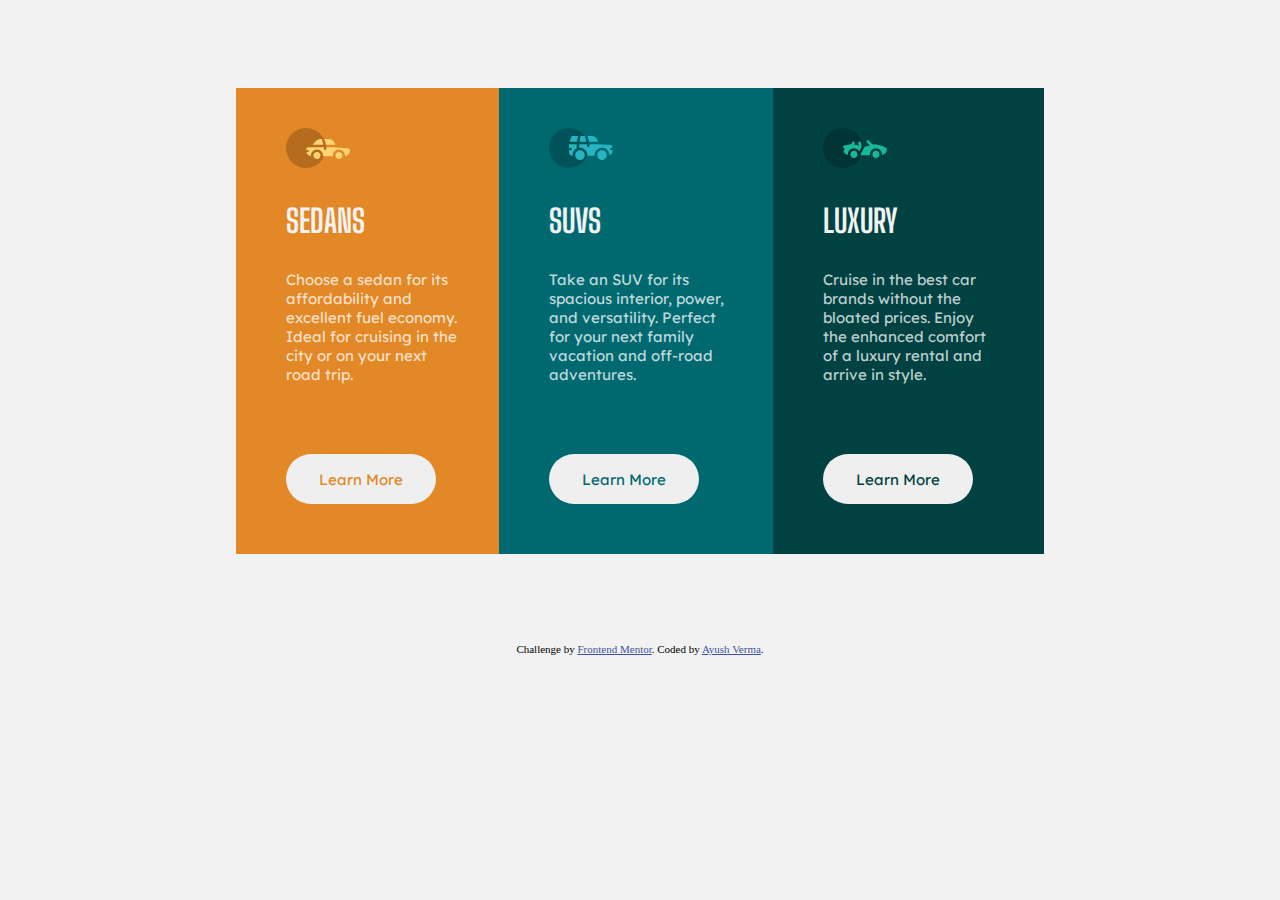
<file: 3-column-preview-card-component-main/index.html>
<!DOCTYPE html>
<html lang="en">

<head>
  <meta charset="UTF-8">
  <meta name="viewport" content="width=device-width, initial-scale=1.0"> <!-- displays site properly based on user's device -->

  <link rel="icon" type="image/png" sizes="32x32" href="./images/favicon-32x32.png">

  <!--google font -->
  <link href="https://fonts.googleapis.com/css2?family=Big+Shoulders+Display:wght@700&family=Lexend+Deca&display=swap" rel="stylesheet">

  <!-- CSS stylesheets -->
  <link rel="stylesheet" href="styles.css">

  <title>Frontend Mentor | 3-column preview card component</title>

</head>

<body>
  <main class="flex-container">
    <div class="col1">
      <img class="car" src="images/icon-sedans.svg" alt="">
      <h1>SEDANS</h1>
      <p>Choose a sedan for its affordability and excellent fuel economy. Ideal for cruising in the city
        or on your next road trip.</p>
      <button class="btn1" type="button" name="button">Learn More</button>
    </div>
    <div class="col2">
      <img class="car" src="images/icon-suvs.svg" alt="">
      <h1>SUVS</h1>
      <p>Take an SUV for its spacious interior, power, and versatility. Perfect for your next family vacation
        and off-road adventures.</p>
      <button class="btn2" type="button" name="button">Learn More</button>
    </div>
    <div class="col3">
      <img class="car" src="images/icon-luxury.svg" alt="">
      <h1>LUXURY</h1>
      <p>Cruise in the best car brands without the bloated prices. Enjoy the enhanced comfort of a luxury
        rental and arrive in style.</p>
      <button class="btn3" type="button" name="button">Learn More</button>
    </div>
  </main>

  <footer class="attribution">
    Challenge by <a href="https://www.frontendmentor.io?ref=challenge" target="_blank">Frontend Mentor</a>.
    Coded by <a href="#">Ayush Verma</a>.
  </div>
</footer>

</html>
</file>
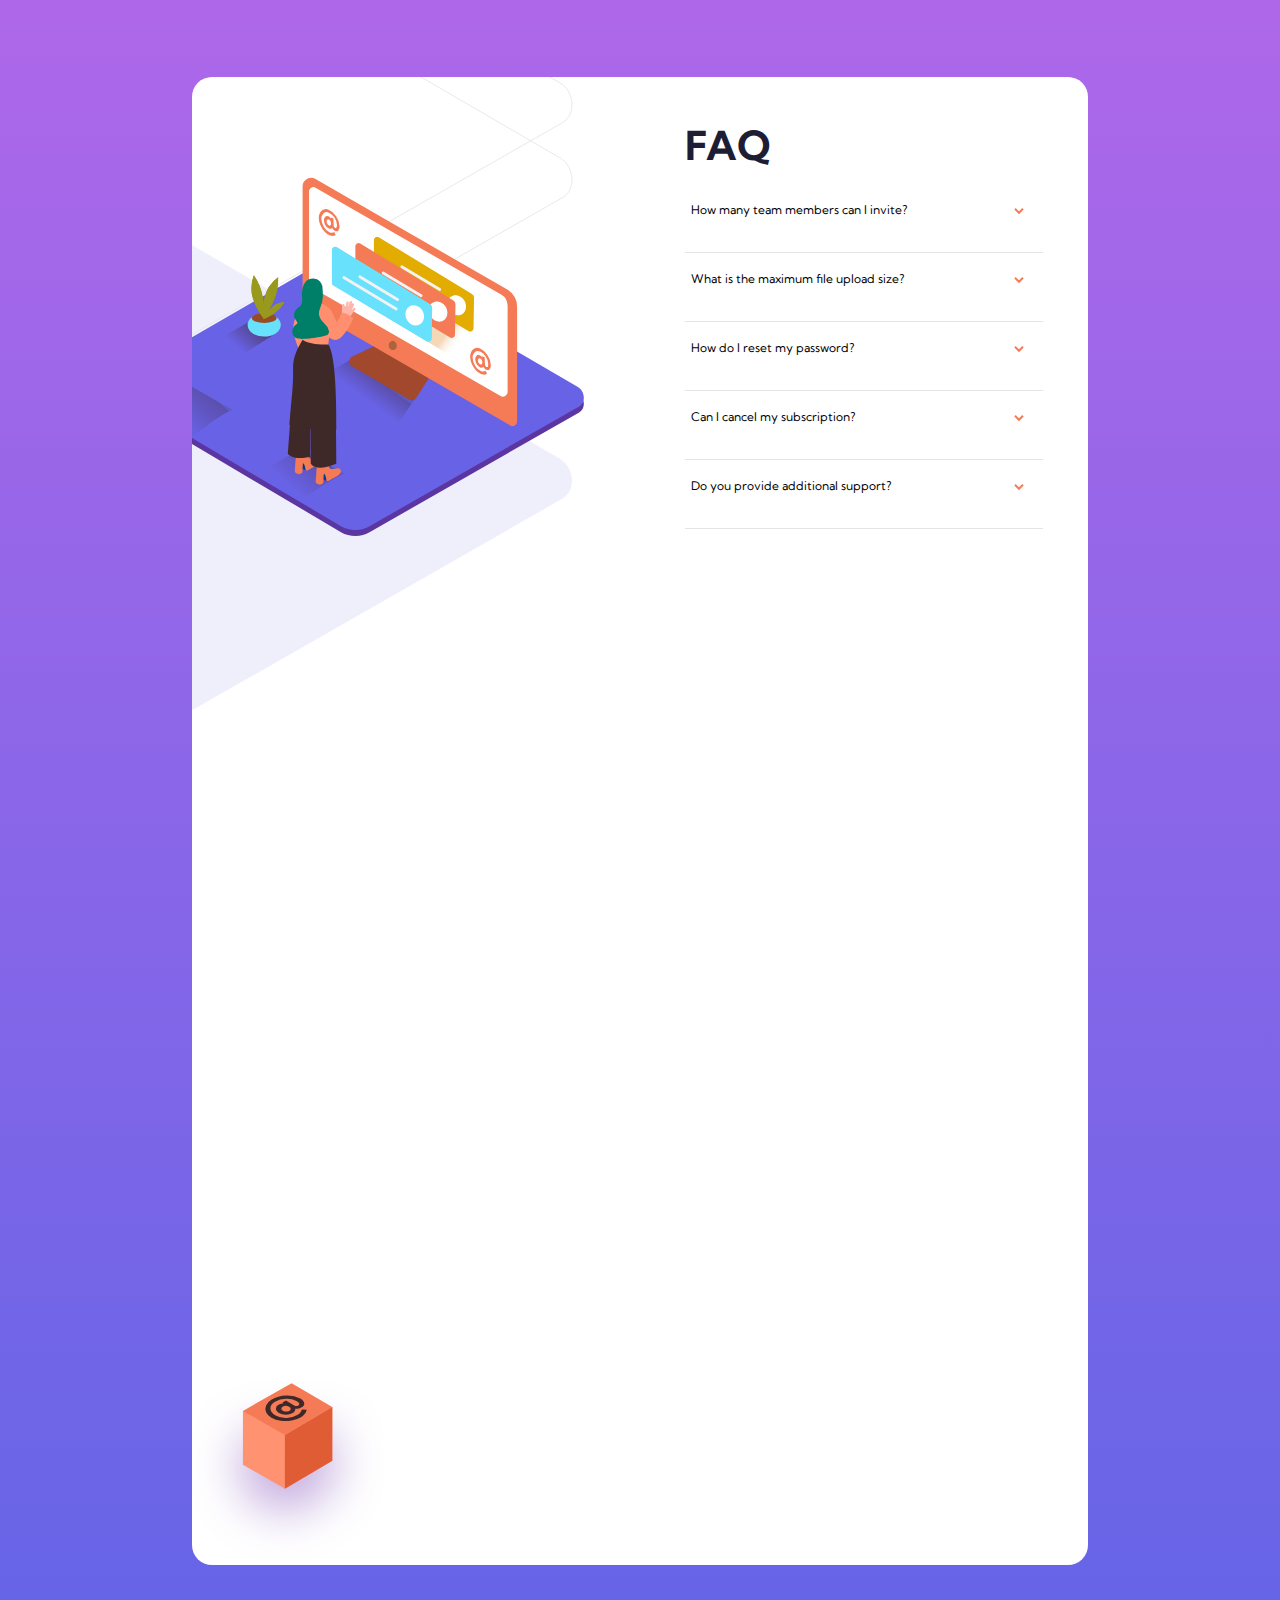
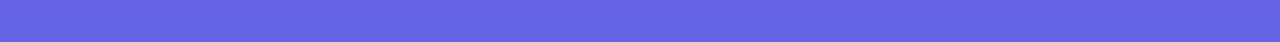
<file: faq-accordion-card-main/index.html>
<!DOCTYPE html>
<html lang="en">

<head>
  <meta charset="UTF-8">
  <meta name="viewport" content="width=device-width, initial-scale=1.0"> <!-- displays site properly based on user's device -->
  <link rel="icon" type="image/png" sizes="32x32" href="./images/favicon-32x32.png">

  <link rel="stylesheet" href="https://maxcdn.bootstrapcdn.com/bootstrap/4.0.0/css/bootstrap.min.css" integrity="sha384-Gn5384xqQ1aoWXA+058RXPxPg6fy4IWvTNh0E263XmFcJlSAwiGgFAW/dAiS6JXm" crossorigin="anonymous">
  <link rel="stylesheet" href="styles.css">

  <script src="https://code.jquery.com/jquery-3.2.1.slim.min.js" integrity="sha384-KJ3o2DKtIkvYIK3UENzmM7KCkRr/rE9/Qpg6aAZGJwFDMVNA/GpGFF93hXpG5KkN" crossorigin="anonymous"></script>
  <script src="https://cdnjs.cloudflare.com/ajax/libs/popper.js/1.12.9/umd/popper.min.js" integrity="sha384-ApNbgh9B+Y1QKtv3Rn7W3mgPxhU9K/ScQsAP7hUibX39j7fakFPskvXusvfa0b4Q" crossorigin="anonymous"></script>
  <script src="https://maxcdn.bootstrapcdn.com/bootstrap/4.0.0/js/bootstrap.min.js" integrity="sha384-JZR6Spejh4U02d8jOt6vLEHfe/JQGiRRSQQxSfFWpi1MquVdAyjUar5+76PVCmYl" crossorigin="anonymous"></script>

  <link href="https://fonts.googleapis.com/css2?family=Kumbh+Sans:wght@400;700&display=swap" rel="stylesheet">
  <title>Frontend Mentor | FAQ Accordion Card</title>

</head>

<body>
  <main class="flex-container">
    <div class="col-image">
      <img class="desktop" src="images/illustration-woman-online-desktop.svg" alt="">
      <img class="pattern" src="images/bg-pattern-desktop.svg" alt="">
      <img class="mobile" src="images/illustration-woman-online-mobile.svg" alt="">
      <img class="box" src="images/illustration-box-desktop.svg" alt="">
      <img class="pattern-mobile" src="images/bg-pattern-mobile.svg" alt="">
    </div>

    <div class="col-text">
      <h1>FAQ</h1>

      <button class="text-button" type="button" name="button">
        <p class="qtext" data-toggle="collapse" data-target="#text1">How many team members can I invite?<span><img class="btn" src="images\icon-arrow-down.svg" alt=""></span></p>
      </button>
      <p class="collapse" id="text1">You can invite up to 2 additional users on the Free plan. There is no limit on
        team members for the Premium plan.</p>

      <hr>

      <button class="text-button" type="button" name="button">
        <p class="qtext" data-toggle="collapse" data-target="#text2">What is the maximum file upload size?<span><img class="btn" src="images\icon-arrow-down.svg" alt=""></span></p>
      </button>
      <p class="collapse" id="text2">No more than 2GB. All files in your account must fit your allotted storage space.</p>

      <hr>

      <button class="text-button" type="button" name="button">
        <p class="qtext" data-toggle="collapse" data-target="#text3">How do I reset my password?<span><img class="btn" src="images\icon-arrow-down.svg" alt=""></span></p>
      </button>
      <p class="collapse" id="text3">Click “Forgot password” from the login page or “Change password” from your profile page.
        A reset link will be emailed to you.</p>

      <hr>

      <button class="text-button" type="button" name="button">
        <p class="qtext" data-toggle="collapse" data-target="#text4">Can I cancel my subscription?<span><img class="btn" src="images\icon-arrow-down.svg" alt=""></span></p>
      </button>
      <p class="collapse" id="text4">Yes! Send us a message and we’ll process your request no questions asked.</p>

      <hr>

      <button class="text-button" type="button" name="button">
        <p class="qtext" data-toggle="collapse" data-target="#text5">Do you provide additional support?<span><img class="btn" src="images\icon-arrow-down.svg" alt=""></span></p>
      </button>
      <p class="collapse" id="text5">Chat and email support is available 24/7. Phone lines are open during normal business hours.</p>

      <hr>
    </div>
  </main>

  <script src="https://ajax.googleapis.com/ajax/libs/jquery/3.6.0/jquery.min.js"></script>
  <script src="index.js" charset="utf-8"></script>
</body>

</html>
</file>
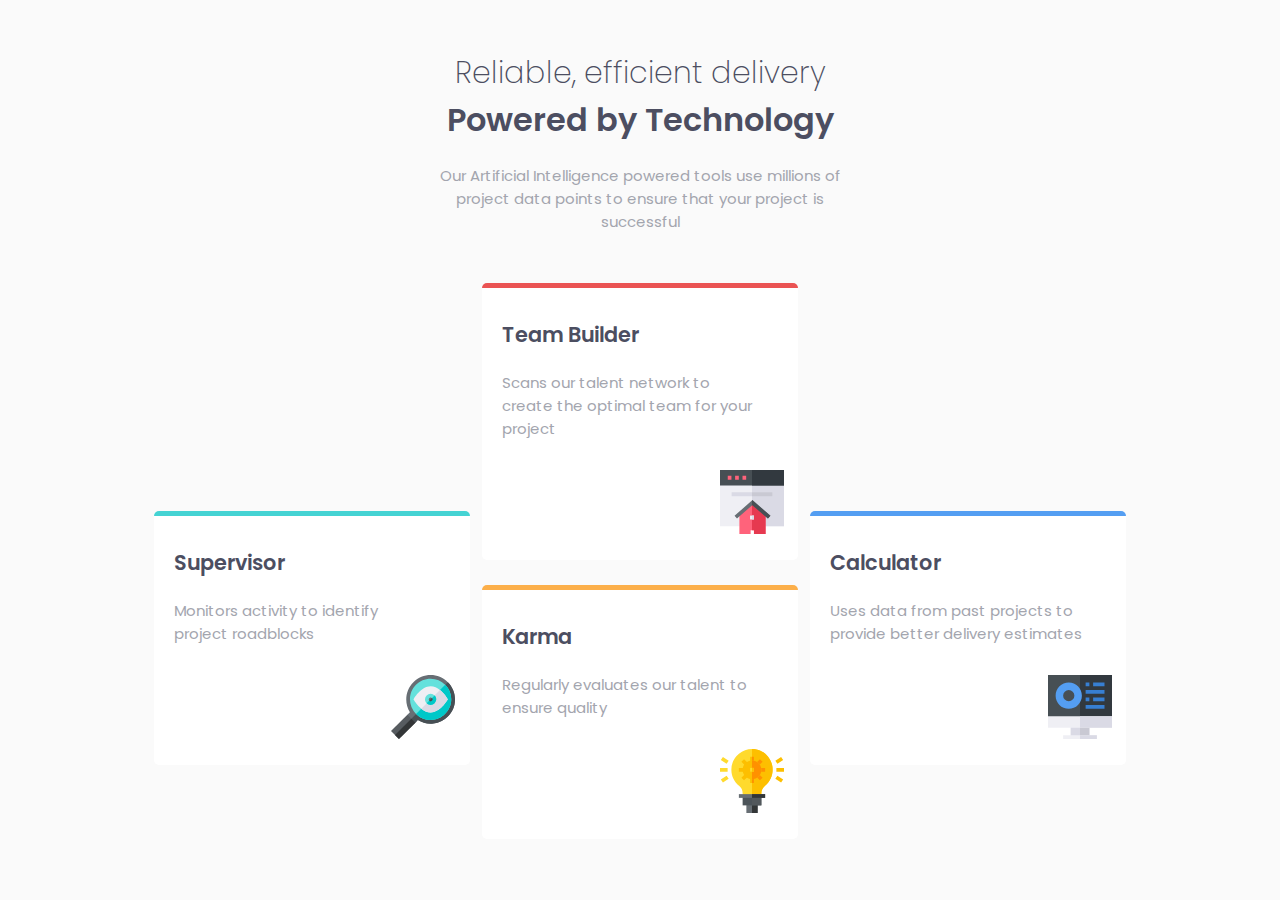
<file: four-card-feature-section-master/index.html>
<!DOCTYPE html>
<html lang="en">

<head>
  <meta charset="UTF-8">
  <meta name="viewport" content="width=device-width, initial-scale=1.0"> <!-- displays site properly based on user's device -->

  <link rel="icon" type="image/png" sizes="32x32" href="./images/favicon-32x32.png">
  <link rel="stylesheet" href="styles.css">

  <link href="https://fonts.googleapis.com/css2?family=Poppins:wght@200;400;600&display=swap" rel="stylesheet">

  <title>Frontend Mentor | Four card feature section</title>

</head>

<body>
  <h1>Reliable, efficient delivery</h1>
  <h2>Powered by Technology</h2>
  <p class="para1">Our Artificial Intelligence powered tools use millions of project data points
    to ensure that your project is successful</p>

    <div class="box1">
      <h3>Team Builder</h3>
      <p class="para2">Scans our talent network to create the optimal team for your project</p>
      <img src="images/icon-team-builder.svg" alt="">
    </div>
    <div class="box2">
      <h3>Supervisor</h3>
      <p class="para2">Monitors activity to identify project roadblocks</p>
      <img src="images/icon-supervisor.svg" alt="">
    </div>
    <div class="box3">
      <h3>Karma</h3>
      <p class="para2">Regularly evaluates our talent to ensure quality</p>
      <img src="images/icon-karma.svg" alt="">
    </div>
    <div class="box4">
      <h3>Calculator</h3>
      <p class="para2">Uses data from past projects to provide better delivery estimates</p>
      <img src="images/icon-calculator.svg" alt="">
    </div>

</body>

</html>
</file>
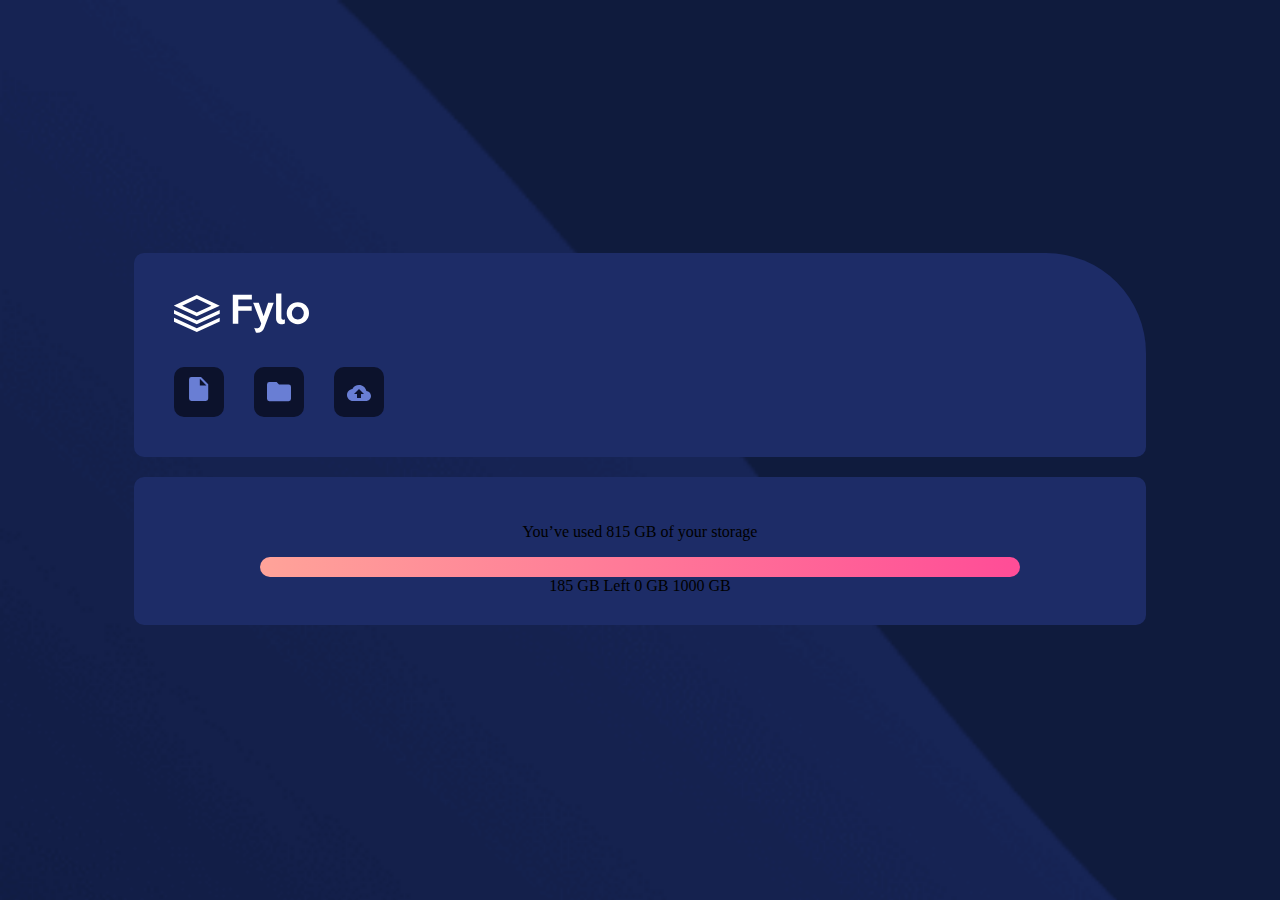
<file: fylo-data-storage-component-master/index.html>
<!DOCTYPE html>
<html lang="en">
<head>
  <meta charset="UTF-8">
  <meta name="viewport" content="width=device-width, initial-scale=1.0"> <!-- displays site properly based on user's device -->

  <link rel="icon" type="image/png" sizes="32x32" href="./images/favicon-32x32.png">
  <link rel="stylesheet" href="styles.css">
  <title>Frontend Mentor | Fylo data storage component</title>

</head>
<body>
  <main>
    <div class="c-1">
  <img src="images/logo.svg" alt="">
  <div class="icon">
    <div class="ic">
          <img class="ic1"src="images/icon-document.svg" alt="">
    </div>
    <div class="ic">
          <img class="ic2"src="images/icon-folder.svg" alt="">
    </div>
    <div class="ic">
          <img class="ic3"src="images/icon-upload.svg" alt="">
    </div>
  </div>

    </div>

    <div class="c-2">
      <p>You’ve used 815 GB of your storage</p>
      <div class="line">

      </div>
      185 GB Left

      0 GB
      1000 GB
    </div>
  </main>




</body>
</html>
</file>
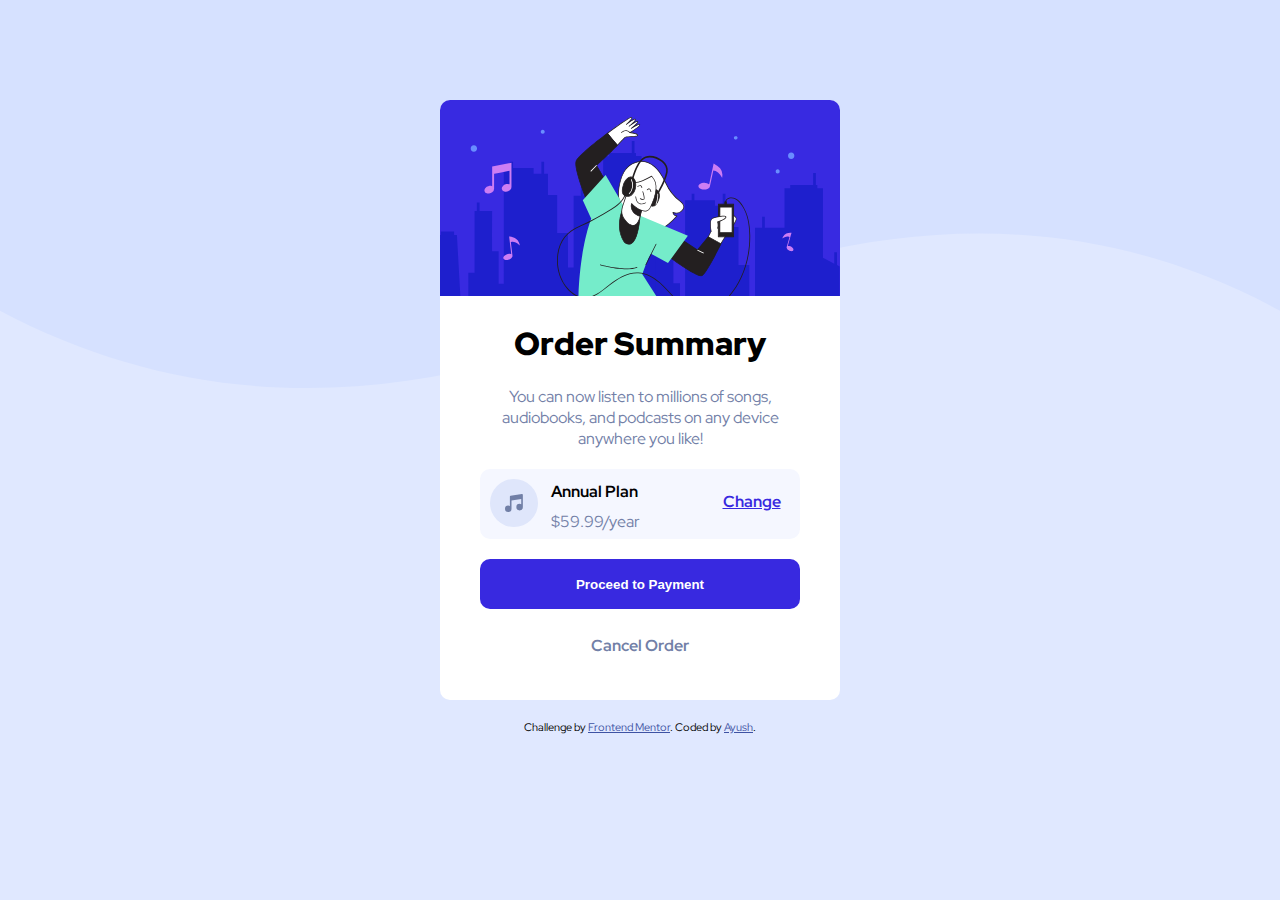
<file: order-summary-component-main/index.html>
<!DOCTYPE html>
<html lang="en">

<head>
  <meta charset="UTF-8">
  <meta name="viewport" content="width=device-width, initial-scale=1.0"> <!-- displays site properly based on user's device -->

  <link rel="icon" type="image/png" sizes="32x32" href="./images/favicon-32x32.png">
  <link rel="stylesheet" href="styles.css">

  <link href="https://fonts.googleapis.com/css2?family=Red+Hat+Display:wght@500;700;900&display=swap" rel="stylesheet">

  <title>Frontend Mentor | Order summary card</title>

</head>

<body>
  <div class="container">

    <img class="image" src="images/illustration-hero.svg" alt="">
    <h1> Order Summary</h1>
    <p class="text"> You can now listen to millions of songs, audiobooks, and podcasts on any
      device anywhere you like!</p>
    <div class="row">
      <img class="icon" src="images/icon-music.svg" alt="">
      <span class="annual">Annual Plan</span>
      <span class="price">$59.99/year</span>
      <span class="change">Change</span>
    </div>

    <button class="btn" type="button" name="button">Proceed to Payment</button>
    <p class="cancel">Cancel Order</p>
  </div>

  <div class="attribution">
    Challenge by <a href="https://www.frontendmentor.io?ref=challenge" target="_blank">Frontend Mentor</a>.
    Coded by <a href="#">Ayush</a>.
  </div>
</body>

</html>
</file>
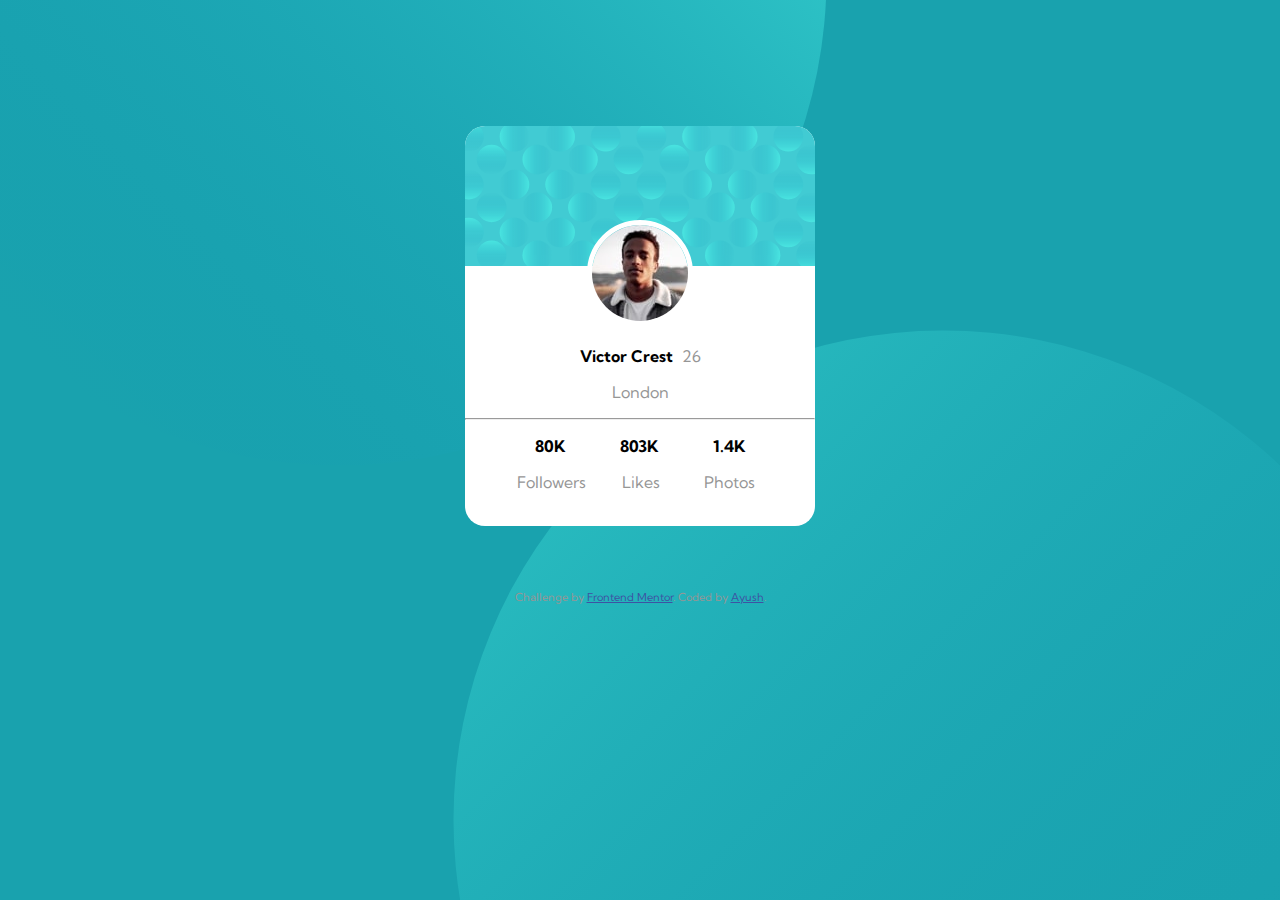
<file: profile-card-component-main/index.html>
<!DOCTYPE html>
<html lang="en">

<head>
  <meta charset="UTF-8">
  <meta name="viewport" content="width=device-width, initial-scale=1.0"> <!-- displays site properly based on user's device -->

  <link rel="icon" type="image/png" sizes="32x32" href="./images/favicon-32x32.png">

  <link rel="stylesheet" href="styles.css">

  <link href="https://fonts.googleapis.com/css2?family=Kumbh+Sans:wght@400;700&display=swap" rel="stylesheet">

  <title>Frontend Mentor | Profile card component</title>


</head>

<body class="bottom">
  <div class="container">
    <img class="image"src="images/bg-pattern-card.svg" alt="">
    <img class="victor"src="images/image-victor.jpg" alt="">
    <p><span class="text">Victor Crest</span>
    26</p>
    <p>London</p>
    <hr></hr>
      <p class="count"> 80K 803K 1.4K </p>
      <p class="insta">Followers <span class="likes">Likes<span> Photos</p>
  </div>

  <div class="attribution">
    Challenge by <a href="https://www.frontendmentor.io?ref=challenge" target="_blank">Frontend Mentor</a>.
    Coded by <a href="#">Ayush</a>.
  </div>
</body>

</html>
</file>
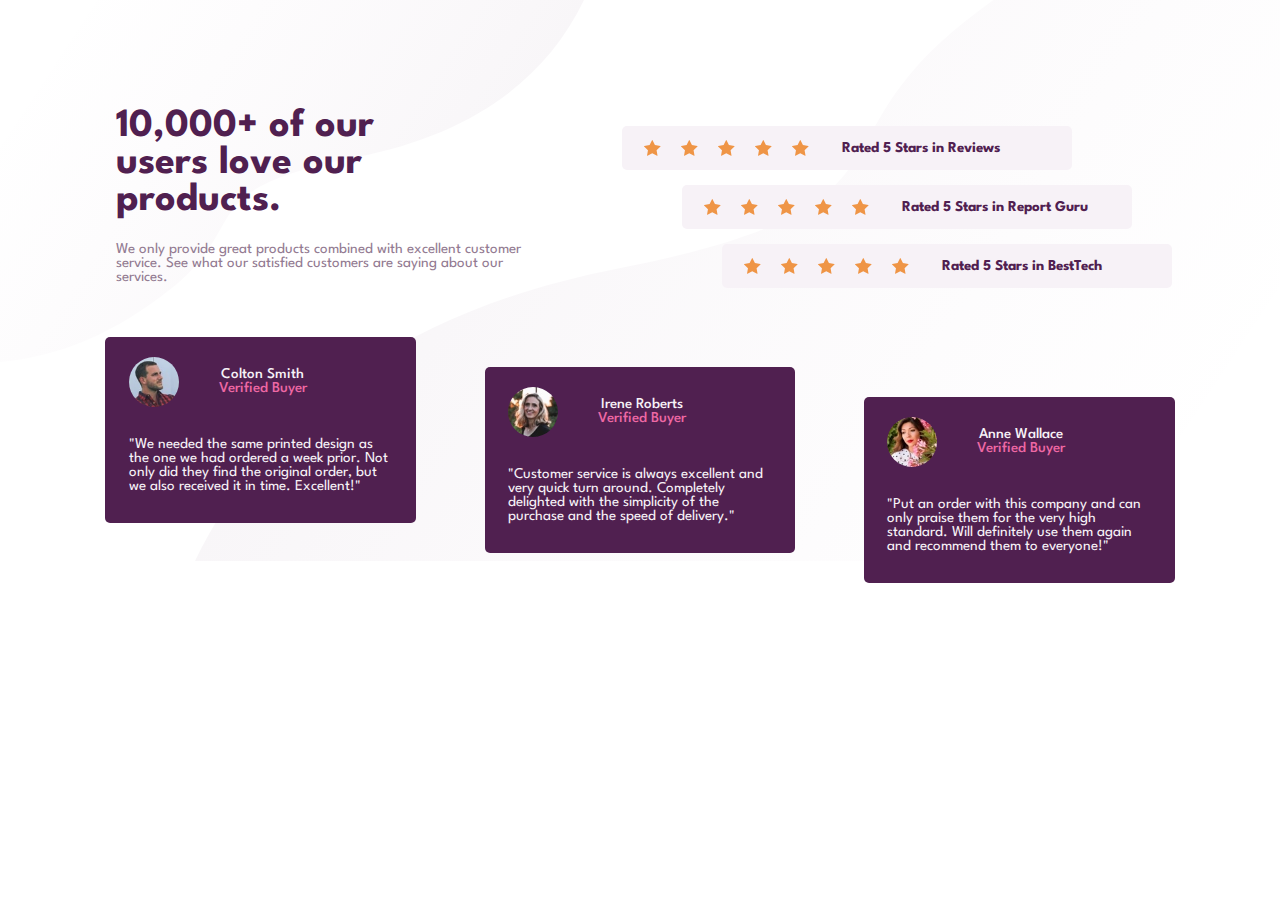
<file: social-proof-section-master/index.html>
<!DOCTYPE html>
<html lang="en">

<head>
  <meta charset="UTF-8" />
  <meta name="viewport" content="width=device-width, initial-scale=1.0" />
  <!-- displays site properly based on user's device -->

  <link rel="icon" type="image/png" sizes="32x32" href="./images/favicon-32x32.png" />

  <link rel="stylesheet" href="styles.css">

  <link href="https://fonts.googleapis.com/css2?family=Spartan:wght@400;500;700&display=swap" rel="stylesheet">

  <title>Frontend Mentor | Social proof section</title>


</head>

<body>
  <main class="top">
    <div class="left">
      <h1>10,000+ of our users love our products.</h1>

      <p class="para">We only provide great products combined with excellent customer service.
        See what our satisfied customers are saying about our services.</p>
    </div>
    <div class="right">
      <div class="rating rating1">
        <img class="star star1" src="images/icon-star.svg" alt="">
        <img class="star" src="images/icon-star.svg" alt="">
        <img class="star" src="images/icon-star.svg" alt="">
        <img class="star" src="images/icon-star.svg" alt="">
        <img class="star" src="images/icon-star.svg" alt="">
        <p class="h3">Rated 5 Stars in Reviews</p>
      </div>

      <div class="rating rating2">
        <img class="star star1" src="images/icon-star.svg" alt="">
        <img class="star" src="images/icon-star.svg" alt="">
        <img class="star" src="images/icon-star.svg" alt="">
        <img class="star" src="images/icon-star.svg" alt="">
        <img class="star" src="images/icon-star.svg" alt="">
        <p class="h3">Rated 5 Stars in Report Guru</p>
      </div>
      <div class="rating rating3">
        <img class="star star1" src="images/icon-star.svg" alt="">
        <img class="star" src="images/icon-star.svg" alt="">
        <img class="star" src="images/icon-star.svg" alt="">
        <img class="star" src="images/icon-star.svg" alt="">
        <img class="star" src="images/icon-star.svg" alt="">
        <p class="h3">Rated 5 Stars in BestTech</p>
      </div>
    </div>
  </main>

    <footer class="rev">
      <div class="reviews review1">
        <div class="id">
          <img class="image" src="images/image-colton.jpg" alt="">
          <ol>
            <li class="name">Colton Smith</li>
            <li class="ver">Verified Buyer</li>
          </ol>
        </div>
        <p class="text">"We needed the same printed design as the one we had ordered a week prior.
          Not only did they find the original order, but we also received it in time.
          Excellent!"</p>
      </div>
      <div class="reviews review2">
        <div class="id">
          <img class="image" src="images/image-irene.jpg" alt="">
          <ol>
            <li class="name">Irene Roberts</li>
            <li class="ver">Verified Buyer</li>
          </ol>
        </div>
        <p class="text">"Customer service is always excellent and very quick turn around. Completely
          delighted with the simplicity of the purchase and the speed of delivery."</p>
      </div>
      <div class="reviews  review3">
        <div class="id">
          <img class="image" src="images/image-anne.jpg" alt="">
          <ol>
            <li class="name">Anne Wallace</li>
            <li class="ver">Verified Buyer</li>
          </ol>
        </div>
        <p class="text">"Put an order with this company and can only praise them for the very high
          standard. Will definitely use them again and recommend them to everyone!"</p>
      </div>
</footer>


</body>

</html>
</file>
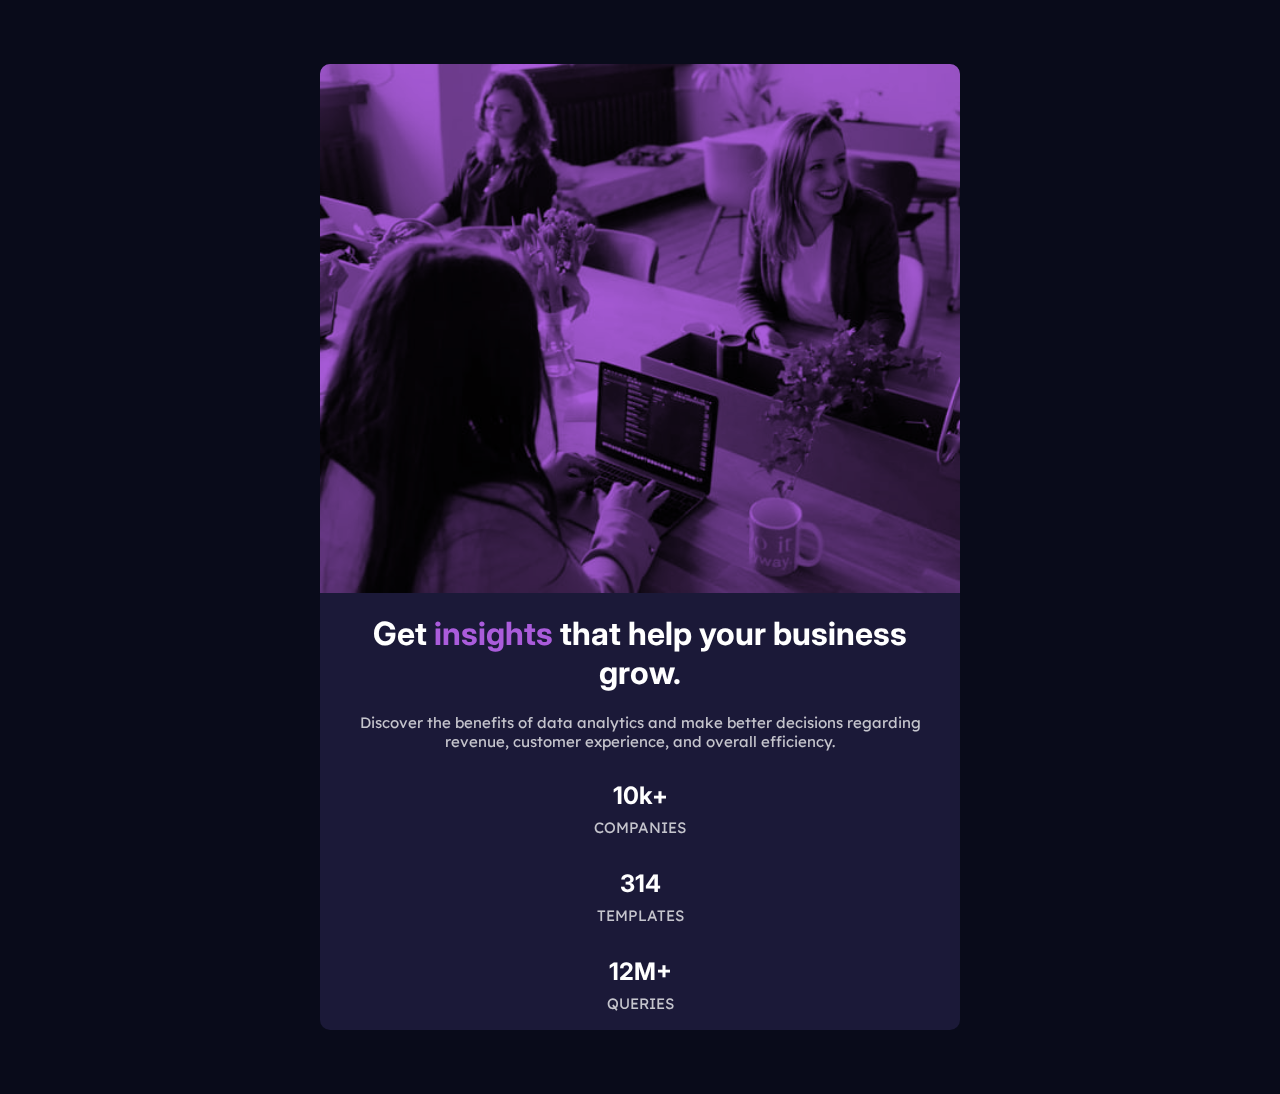
<file: stats-preview-card-component-main/index.html>
<!DOCTYPE html>
<html lang="en">

<head>
  <meta charset="UTF-8">
  <meta name="viewport" content="width=device-width, initial-scale=1.0"> <!-- displays site properly based on user's device -->

  <link rel="icon" type="image/png" sizes="32x32" href="./images/favicon-32x32.png">

  <link rel="stylesheet" href="styles.css">

  <link href="https://fonts.googleapis.com/css2?family=Inter:wght@400;700&family=Lexend+Deca&display=swap" rel="stylesheet">

  <title>Frontend Mentor | Stats preview card component</title>


</head>

<body>
  <main class="flex-container">
    <div class="text">
      <h1>Get <span>insights</span> that help your business grow.</h1>

      <p>Discover the benefits of data analytics and make better decisions regarding revenue, customer
        experience, and overall efficiency.</p>


      <ul>

        <li class="number">10k+ <br> <span class="number-description">COMPANIES</span> </li>
        <li class="number">314 <br> <span class="number-description">TEMPLATES</span> </li>
        <li class="number">12M+ <br> <span class="number-description">QUERIES</span> </li>

      </ul>

    </div>
    <div class="col-image">
      <img class="image" src="images/image-header-desktop.jpg" alt="">
    </div>

  </main>
</body>

</html>
</file>
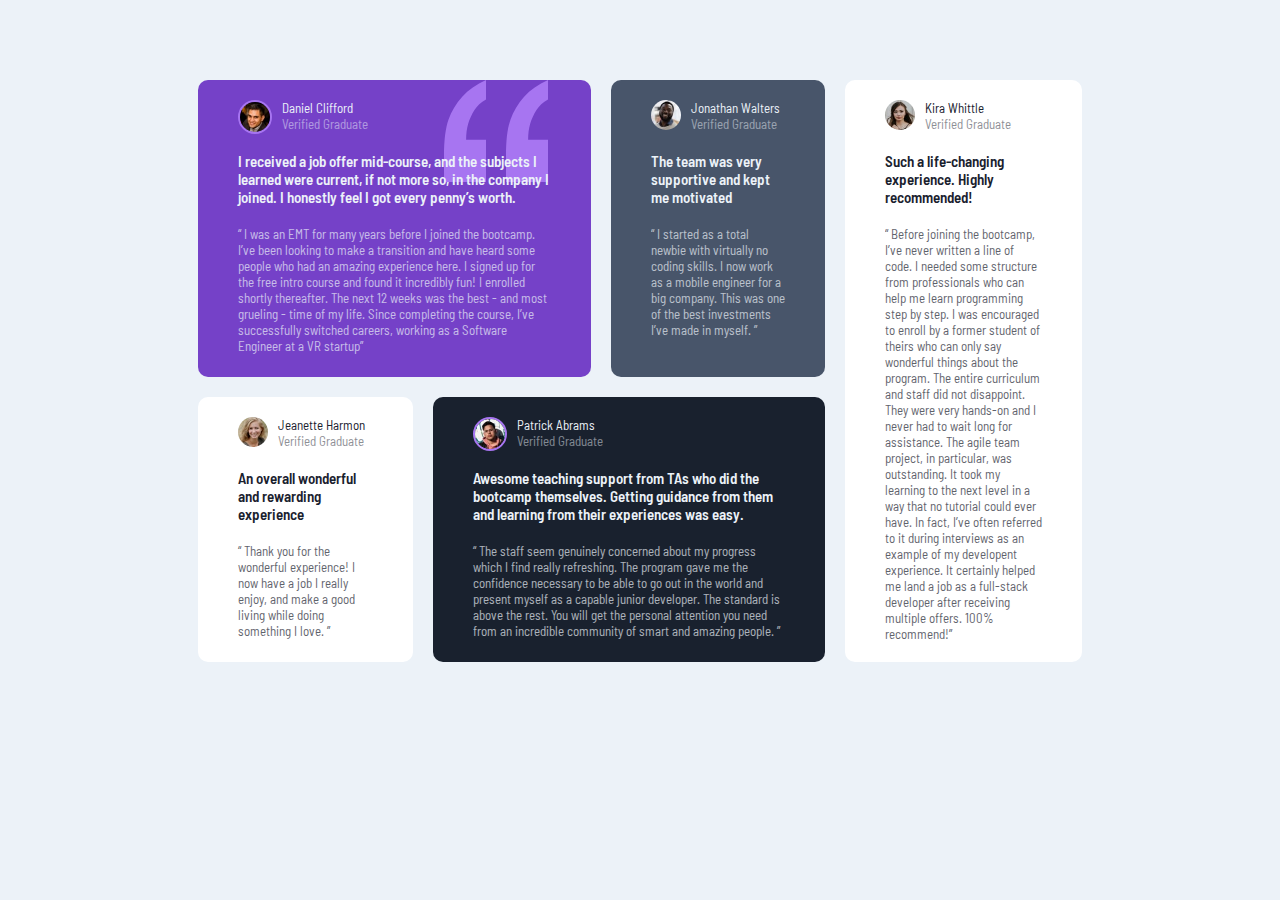
<file: testimonials-grid-section-main/index.html>
<!DOCTYPE html>
<html lang="en">

<head>
  <meta charset="UTF-8">
  <meta name="viewport" content="width=device-width, initial-scale=1.0"> <!-- displays site properly based on user's device -->

  <link rel="icon" type="image/png" sizes="32x32" href="./images/favicon-32x32.png">

  <link rel="stylesheet" href="styles.css">

  <link href="https://fonts.googleapis.com/css2?family=Barlow+Semi+Condensed:wght@500;600&display=swap" rel="stylesheet">

  <title>Frontend Mentor | [Challenge Name Here]</title>

</head>

<body>
  <main class="grid-container">
    <div class="grid-1">
      <img class="image img-b" src="images/image-daniel.jpg" alt="">
      <ul>
        <li class="name-b">Daniel Clifford</li>
        <li class="ver-b">Verified Graduate</li>
      </ul>

      <p class="para-b"> I received a job offer mid-course, and the subjects I learned were current, if not more so,
        in the company I joined. I honestly feel I got every penny’s worth.</p>

      <p class="last-para-b">“ I was an EMT for many years before I joined the bootcamp. I’ve been looking to make a
        transition and have heard some people who had an amazing experience here. I signed up
        for the free intro course and found it incredibly fun! I enrolled shortly thereafter.
        The next 12 weeks was the best - and most grueling - time of my life. Since completing
        the course, I’ve successfully switched careers, working as a Software Engineer at a VR startup”</p>
    </div>
    <div class="grid-2">
      <img class="image" src="images/image-jonathan.jpg" alt="">
      <ul>
        <li class="name-b">Jonathan Walters</li>
        <li class="ver-b">Verified Graduate</li>
      </ul>

      <p class="para-b"> The team was very supportive and kept me motivated</p>

      <p class="last-para-b"> “ I started as a total newbie with virtually no coding skills. I now work as a mobile engineer
        for a big company. This was one of the best investments I’ve made in myself. ”</p>

    </div>
    <div class="grid-3">
      <img class="image" src="images/image-jeanette.jpg" alt="">
      <ul>
        <li class="name-g">Jeanette Harmon</li>
        <li class="ver-g">Verified Graduate</li>
      </ul>

      <p class="para-g">An overall wonderful and rewarding experience</p>

      <p class="last-para-g"> “ Thank you for the wonderful experience! I now have a job I really enjoy, and make a good living
        while doing something I love. ”</p>

    </div>
    <div class="grid-4">
      <img class="image img-b" src="images/image-patrick.jpg" alt="">
      <ul>
        <li class="name-b">Patrick Abrams</li>
        <li class="ver-b">Verified Graduate</li>
      </ul>
      <p class="para-b"> Awesome teaching support from TAs who did the bootcamp themselves. Getting guidance from them and
        learning from their experiences was easy.</p>

      <p class="last-para-b"> “ The staff seem genuinely concerned about my progress which I find really refreshing. The program
        gave me the confidence necessary to be able to go out in the world and present myself as a capable
        junior developer. The standard is above the rest. You will get the personal attention you need from
        an incredible community of smart and amazing people. ”</p>

    </div>
    <div class="grid-5">
      <img class="image" src="images/image-kira.jpg" alt="">
      <ul>
        <li class="name-g">Kira Whittle</li>
        <li class="ver-g">Verified Graduate</li>
      </ul>

      <p class="para-g">Such a life-changing experience. Highly recommended!</p>

      <p class="last-para-g">“ Before joining the bootcamp, I’ve never written a line of code. I needed some structure from
        professionals who can help me learn programming step by step. I was encouraged to enroll by a former
        student of theirs who can only say wonderful things about the program. The entire curriculum and staff
        did not disappoint. They were very hands-on and I never had to wait long for assistance. The agile team
        project, in particular, was outstanding. It took my learning to the next level in a way that no tutorial
        could ever have. In fact, I’ve often referred to it during interviews as an example of my developent
        experience. It certainly helped me land a job as a full-stack developer after receiving multiple offers.
        100% recommend!”</p>
    </div>
  </main>
</body>

</html>
</file>
<file: 3-column-preview-card-component-main/styles.css>
body{
background-color: hsl(0, 0%, 95%);
}
h1{
  font-family: 'Big Shoulders Display', cursive;
  color: hsl(0, 0%, 95%);
  margin: 0px 50px;
}
p{
  width: 65%;
  text-align: left;
  margin: 30px 50px 0;
  font-size: 15px;
  font-family: 'Lexend Deca', sans-serif;
  color: hsla(0, 0%, 100%, 0.75);
}
.flex-container{
  display: flex;
  margin: 7% 18%;
}
.col1,.btn1:hover{
  background-color: hsl(31, 77%, 52%);
}
.col2,.btn2:hover{
  background-color: hsl(184, 100%, 22%);
}
.col3,.btn3:hover{
  background-color: hsl(179, 100%, 13%);
}
.car{
  margin: 40px 50px 30px;;
}
.btn1,.btn2,.btn3{
  width: 150px;
  height: 50px;
  border-radius: 50px;
  border-style: none;
  margin: 70px 50px 50px;
  cursor: pointer;
  font-size: 15px;
  font-family: 'Lexend Deca', sans-serif;

}
.btn1{
  color: hsl(31, 77%, 52%);
}
.btn2{
  color: hsl(184, 100%, 22%);
}
.btn3{
  color: hsl(179, 100%, 13%);
}
.btn1:hover,.btn2:hover,.btn3:hover{
  color: hsl(0, 0%, 95%);
  border: 2px solid white;
}

@media (max-width: 1028px) {
.flex-container{
  flex-direction: column;
}
}

.attribution {
  font-size: 11px;
  text-align: center;
 }
.attribution a {
  color: hsl(228, 45%, 44%);
}
</file>
<file: faq-accordion-card-main/styles.css>
body {
  margin: 0;
  background-image: linear-gradient(hsl(273, 75%, 66%), hsl(240, 73%, 65%));
  font-size: 12px;
  font-family: 'Kumbh Sans', sans-serif;
  color: hsl(240, 6%, 50%);
  font-weight: 400;
}

h1 {
  color: hsl(238, 29%, 16%);
  font-weight: 700;
  margin-bottom: 30px;
}

hr {
  color: hsl(240, 5%, 91%);
}
.flex-container {
  display: flex;
  flex-direction: row;
  background-color: #fff;
  border-radius: 20px;
  margin: 6% 15%;
  overflow: hidden;
}
.col-image{
width: 50%;
}
.col-text {
  width: 50%;
  margin: 5% 5%;
}
.mobile, .pattern-mobile {
  display: none;
}

.desktop {
  position: relative;
  top: 100px;
  right: 80px;
  z-index: 2;
}
.box {
  position: relative;
    z-index: 3;
}

.pattern {
  position: relative;
  right: 585px;
  bottom: 630px;
  z-index: 1;
}


.text-button {
  background: #fff;
  border: none;
  outline: none;
  cursor: pointer;
  width: 100%;
  text-align: left;
}

/* .qtext{
  color: hsl(238, 29%, 16%);
  font-weight: 700;
} */
.qtext:hover {
  color: hsl(14, 88%, 65%);
}

.text-button:focus {
  outline: none;
}

.btn {
  float: right;
}

.arrow {
  transform: rotate(180deg);
}

@media (max-width: 1170.40px) {
  .container {
  flex-direction: column;

  overflow: visible;
  margin: 30% 5%;
  }

  .box, .desktop, .pattern {
    display: none;
  }
  h1{
    text-align: center;
  }
.col-image{
  width: auto;
  height: 20vh;
}
  .col-text {
    text-align: left;
    width: auto;
    height: 60%;
  }

  .mobile, .pattern-mobile {
    display: block;
  }

  .mobile {
    display: block;
    margin: 0 10%;
    position: relative;
    bottom: 105px;
  }
  .pattern-mobile {
    margin: auto;
    position: relative;
    bottom: 180px;
  }
}
</file>
<file: four-card-feature-section-master/styles.css>
body{
  font-family: 'Poppins', sans-serif;
  text-align: center;
  font-size: 15px;
  background-color: hsl(0, 0%, 98%);
  margin: 50px auto;
}
h1{
  font-weight: 200;
  color: hsl(234, 12%, 34%);
  margin-bottom: 0;
}
h2{
  font-weight: 600;
  font-size: 2rem;
    color: hsl(234, 12%, 34%);
    margin:0 auto;
}
h3{
  font-weight: 600;
  font-size: 1.3rem;
  color: hsl(234, 12%, 34%);
}
.para1{
  width: 35%;
  color: hsl(229, 6%, 66%);
  margin: 20px auto 50px;
}
.para2{
  color: hsl(229, 6%, 66%);
  margin: auto auto 30px;
}
.box1,.box2,.box3,.box4{
  background-color: #fff;
  width: 20%;
  margin: auto;
  text-align: left;
  padding: 10px 40px 20px 20px;
  border-radius: 5px;
}
img{
  position: relative;
  left: 85%;
}
.box1{
  border-top: 5px solid hsl(0, 78%, 62%);
  margin-bottom: 2%;
}
.box2{
  position: absolute;
  left: 12%;
  bottom: 15%;
  border-top: 5px solid hsl(180, 62%, 55%);
}
.box3{
  border-top: 5px solid hsl(34, 97%, 64%);
}
.box4{
  position: absolute;
  right: 12%;
  bottom: 15%;
  border-top: 5px solid hsl(212, 86%, 64%);
}
</file>
<file: fylo-data-storage-component-master/styles.css>
body{
  background-color: hsl(229, 57%, 11%);
  background-image: url("images/bg-mobile.png");
  background-repeat: no-repeat;
  background-size: cover;
}
main{
  width: 80%;
  margin:20% auto;
}
.c-1{
  background-color: hsl(228, 56%, 26%);
  border-radius: 10px;
  border-top-right-radius: 100px;
  padding: 40px;
  margin-bottom: 20px;
}
.icon{
  margin-top: 30px;
  display: flex;
}
.ic{
  height:50px;
  width: 50px;
  background-color: hsl(229, 57%, 11%);
  text-align: center;
  margin-right: 30px;
  border-radius: 10px;
}
.ic1{
  margin-top: 10px;
}
.ic2{
  margin-top: 15px;
}
.ic3{
  margin-top: 18px;
}
.c-2{
  background-color: hsl(228, 56%, 26%);
  border-radius: 10px;
  text-align:center;
  padding: 30px;
}
.line{
  height: 20px;
  border-radius:20px;
  width: 80%;
  margin: auto;
 background-image: linear-gradient(to right, hsl(6, 100%, 80%) , hsl(335, 100%, 65%));
}
</file>
<file: order-summary-component-main/styles.css>
/* body */
body {
  background-image: url("images/pattern-background-desktop.svg");
  background-repeat: no-repeat;
  background-size: contain;
  background-color: hsl(225, 100%, 94%);
  text-align: center;
  font-family: 'Red Hat Display', sans-serif;
}

/* heading */
h1 {
  font-weight: 900;
}

/* container */
.container {
  width: 400px;
  height: 600px;
  margin: auto;
  margin-top: 100px;
  margin-bottom: 20px;
  background-color: #fff;
  border-radius: 10px;
}

/* illustration-image */
.image {
  width: 400px;
  border-radius: 10px 10px 0 0;
}

/* paragraph - text */
.text {
  margin: 0 10%;
  color: hsl(224, 23%, 55%);
  font-size: 16px;
}

.row {
  width: 320px;
  height: 70px;
  margin: 5% 10%;
  background-color: hsl(225, 100%, 98%);
  border-radius: 10px;
  display: block;
}

/* music icon */
.icon {
  margin-top: 10px;
  margin-right: 10px;
}

.annual {
  font-weight: 700;
  position: relative;
  bottom: 30px;
}

/* price */
.price {
  color: hsl(224, 23%, 55%);
  position: relative;
  right: 90px;
}

.change {
  position: relative;
  bottom: 20px;
  right: 10px;
  font-weight: 700;
  text-decoration: underline;
  color: hsl(245, 75%, 52%);
  cursor: pointer;
}

.change:hover {
  opacity: 0.7;
  text-decoration: none;
}

/* button */
.btn {
  width: 320px;
  height: 50px;
  border-radius: 10px;
  border: none;
  background-color: hsl(245, 75%, 52%);
  color: #fff;
  cursor: pointer;
  font-weight: 700;
  margin-bottom: 10px;
}

.btn:hover {
  opacity: 0.7;
}

.cancel {
  cursor: pointer;
  font-weight: 700;
  color: hsl(224, 23%, 55%);
}

.cancel:hover {
  color: #000;
}

/* attributtes */
.attribution {
  font-size: 11px;
  text-align: center;
}

.attribution a {
  color: hsl(228, 45%, 44%);
}
</file>
<file: profile-card-component-main/styles.css>
body{
  background-color: hsl(185, 75%, 39%);
  background-image: url("images/bg-pattern-top.svg"), url("images/bg-pattern-bottom.svg");
  background-position:-50% 140% , 150% -90%;
  background-repeat: no-repeat , no-repeat;
  background-size: auto;
  text-align: center;
  font-family: 'Kumbh Sans', sans-serif;
  color: hsl(0, 0%, 59%);
}
p{
  position: relative;
  bottom: 50px;
}
hr{
  color: hsl(229, 23%, 23%);
  position: relative;
  bottom: 50px;
}

.container{
  width: 350px;
  height: 400px;
  margin: 10% auto 5%;
  background-color: #fff;
  border-radius: 20px;
}
.image{
  width: 350px;
  border-radius: 20px 20px 0 0;
}
.victor{
  border-radius: 100%;
  border: 5px solid white;
  position: relative;
  bottom: 50px;
}
.text{
  margin: 0;
  font-weight: 700;
  color: #000;
  margin-right: 5px;
}
.count{
  font-weight: 700;
  color: #000;
  word-spacing: 50px;
}
.insta{
  word-spacing: 40px;
}
.likes{
  position: relative;
  right: 8px;
}
.attribution {
  font-size: 11px;
  text-align: center;
}
.attribution a {
  color: hsl(228, 45%, 44%);
 }
</file>
<file: social-proof-section-master/styles.css>
body{
  background-image: url("images/bg-pattern-top-mobile.svg"),url("images/bg-pattern-bottom-mobile.svg");
  background-repeat: no-repeat,no-repeat;
  background-position: 100% 0%, 0% 100%;
  text-align: center;
  font-family: 'Spartan', sans-serif;
  font-size: 15px;
}
h1{
width: 60%;
color: hsl(300, 43%, 22%);
font-weight: 700;
margin: 10% auto 5%;
}
.h3{
  font-weight: 700;
}
.para{
  width: 80%;
  color: hsl(303, 10%, 53%);
  margin: 0 auto 10%;
}
.rating{
  width: 80%;
  background-color: hsl(300, 24%, 96%);
  margin:0 auto 5%;
  color: hsl(300, 43%, 22%);
  font-weight: 500;
  border-radius: 5px;
  padding-top: 15px;
  padding-bottom: 5px;

}
.reviews{
  background-color: hsl(300, 43%, 22%);
  width: 80%;
  margin: 5% auto;
  border-radius: 5px;
  padding-bottom: 30px;
}
.id{
  display: flex;
  margin:0 7.5%;
}
ol{
  list-style-type: none;
  margin-top: 30px;
}
.image{
  width: 50px;
  height: 50px;
  margin: 20px 0;
  border-radius: 100%;
}
.name {
  color: hsl(300, 24%, 96%);
  font-weight: 500;
}
.ver {
  color: hsl(333, 80%, 67%);
  font-weight: 500;
}
.text{
width: 85%;
margin: 10px auto 0;
text-align: left;
color: hsl(300, 24%, 96%);
}
@media (min-width:1028px) {
  body{
    background-image: url("images/bg-pattern-top-desktop.svg"),url("images/bg-pattern-bottom-desktop.svg");
    background-repeat: no-repeat,no-repeat;
    background-position: left 0 top 0,right 0 bottom 0;
  }
  .top{
    display: flex;
    flex: 100%;
    margin:5% 0;
  }
  .left{
    width: 60%;
    text-align: left;
    margin-left: 5%;
  }
  h1{
    width: 70%;
    font-size: 2.5rem;
    margin-left: 10%;
  }
  .para{
    width: 90%;
    margin: 0 10%;
  }
  .right{
    margin-top: 5%;
    width: 100%;
  }
  .rating{
    display: flex;
    padding: 0;
    width: 60%;
    margin: 0 auto 2%;
  }
  .star{
    width: 17px;
    height: 16px;
    margin: auto 10px;;
  }
  .star1{
    margin-left: 5%;
  }
  .h3{
    margin-left: 5%;
  }
  .rating1{
    position: relative;
    right: 50px;
  }
  .rating2{
    position: relative;
    left: 10px;
  }
  .rating3{
    position: relative;
    left: 50px;
  }
.rev{
  display: flex;
  width: 90%;
  margin: auto;
}
.reviews{
  margin: 0 3%;
}
.review1{
  position: relative;
  bottom: 30px;
}
.review3{
  position: relative;
  top: 30px;
}
}
</file>
<file: stats-preview-card-component-main/styles.css>
body {
  margin: 0;
  background-color: hsl(233, 47%, 7%);
}

h1, .number {
  font-family: 'Inter', sans-serif;
  font-weight: 700;
  color: hsl(0, 0%, 100%);
}

span {
  color: hsl(277, 64%, 61%);
}

p,.number-description{
  font-family: 'Lexend Deca', sans-serif;
  color: hsla(0, 0%, 100%, 0.75);
    font-size: 15px;
  font-weight: 400;
}
ul {
  list-style-type: none;
  display: flex;
  flex-direction: row;
  justify-content: space-between;
  padding: 0;
  margin-top: 70px;
  margin-right: 30px;
}

.flex-container {
  display: flex;
  margin: 7% 15%;
  border-radius: 10px;
  background-color: hsl(244, 38%, 16%);
}

.text {
  margin: 40px 60px 0;
  text-align: left;
}
.number{
  font-size: 1.5rem;
}
.col-image {
  background-color: hsl(277, 64%, 61%);
  border-radius: 0 10px 10px 0;
}

.image {
  display: flex;
  border-radius: 0 10px 10px 0;
  mix-blend-mode: multiply;
}

@media (max-width:1400px) {
  .flex-container {
    flex-direction: column-reverse;
    width: 50%;
    margin: 5% auto;
  }

  .image, .col-image {
    width: 100%;
    border-radius: 10px 10px 0 0;
  }

  .text {
    text-align: center;
    margin: auto 15px;
  }
ul{
  flex-direction: column;
  text-align: center;
  margin: auto;
}
li{
  margin: 15px;
}

}
</file>
<file: testimonials-grid-section-main/styles.css>
body{
  background-color: hsl(210, 46%, 95%);
  font-family: 'Barlow Semi Condensed', sans-serif;
  font-size: 13px;
  text-align: left;
}
ul{
  margin: 20px auto;
  list-style-type: none;
}
.grid-container{
  display: grid;
  width: 60%;
  margin:30px auto;
}
.grid-1{
  background-color:hsl(263, 55%, 52%);
  background-image: url("images/bg-pattern-quotation.svg");
  background-repeat: no-repeat;
  background-position: top right 5%;
}
.grid-2{
  background-color:hsl(217, 19%, 35%);
}
.grid-3{
  background-color:hsl(0, 0%, 100%);
}
.grid-4{
  background-color:hsl(219, 29%, 14%);
}
.grid-5{
  background-color:hsl(0, 0%, 100%);
}
.grid-1,.grid-2,.grid-3,.grid-4,.grid-5{
  margin-bottom: 20px;
  border-radius: 10px;
}
.image{
  float: left;
  width: 30px;
  height: 30px;
  border-radius: 100%;
  margin: 20px 10px auto 40px;
}
.img-b{
  border:2px solid #A775F1;
}
.name-b,.ver-b,.para-b,.last-para-b{
  color:hsl(210, 46%, 95%);
}
.name-g,.ver-g,.para-g,.last-para-g{
  color:hsl(219, 29%, 14%);
}
.ver-b,.ver-g{
  opacity: 0.5;
}
.para-b,.para-g{
  font-size: 15px;
  font-weight: 600;
  margin: 20px 40px;
}
.last-para-b,.last-para-g{
  margin: 20px 40px;
  opacity: 0.7;
}

@media (min-width:1028px) {
.grid-container{
  width: 70%;
  display: grid;
  justify-content: center;
  margin:80px auto;
  grid-template-areas: 'ar1 ar1 ar1 ar2 ar5' 'ar3 ar4 ar4 ar4 ar5';
  grid-column-gap: 20px;
}
.grid-1{
  grid-area: ar1;
background-position: top right 15%;
}
.grid-2{
grid-area: ar2;
}
.grid-3{
grid-area: ar3 ;
}
.grid-4{
grid-area: ar4;
}
.grid-5{
grid-area: ar5;
}
}
</file>
